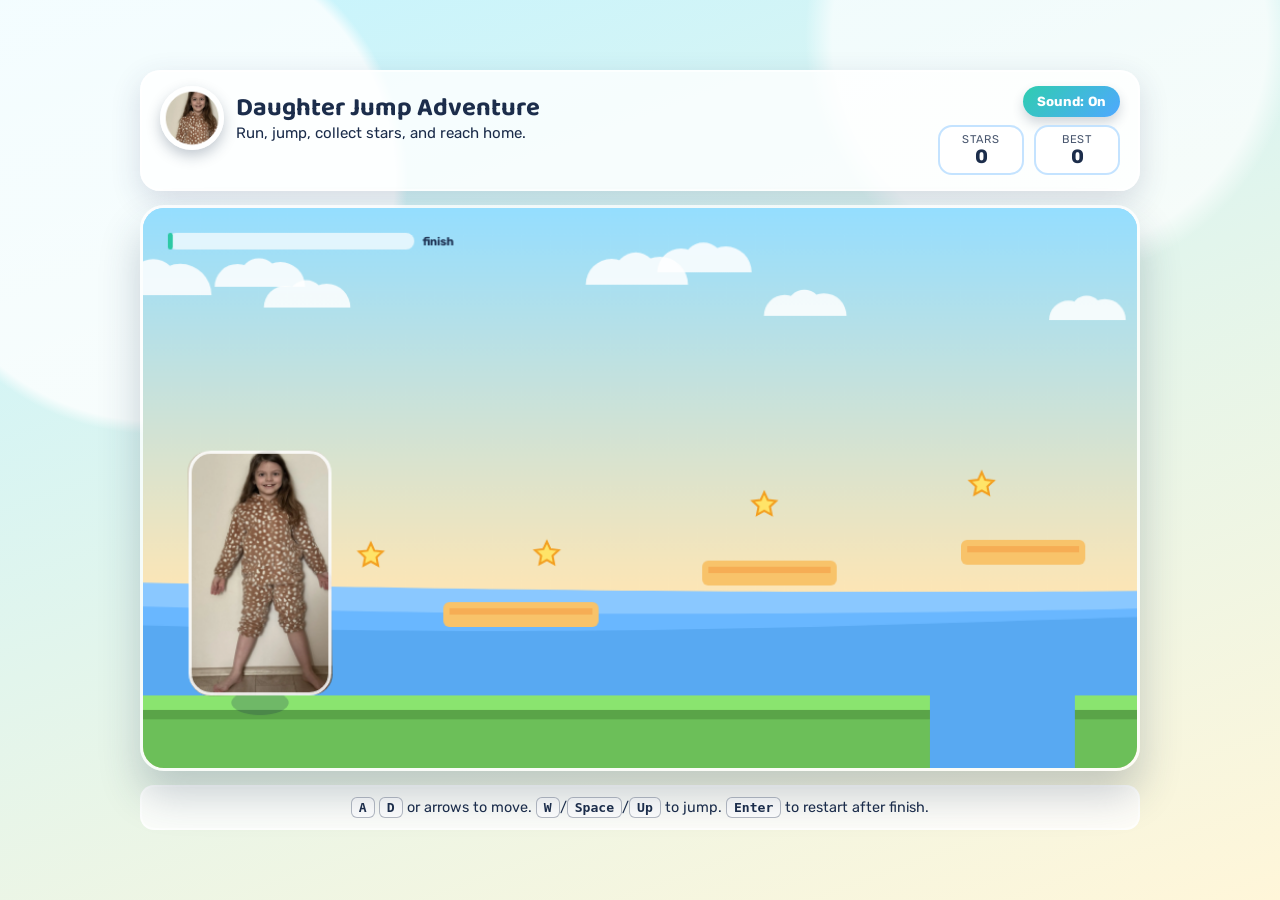
<file: daughter-jump-game/index.html>
<!doctype html>
<html lang="en">
  <head>
    <meta charset="UTF-8" />
    <meta name="viewport" content="width=device-width, initial-scale=1.0" />
    <title>Daughter Jump Adventure</title>
    <link rel="stylesheet" href="./style.css" />
  </head>
  <body>
    <main class="game-shell">
      <header class="top-bar">
        <div class="identity">
          <img
            id="character-icon"
            src="./assets/daughter-icon.png"
            alt="Character icon"
            width="64"
            height="64"
          />
          <div>
            <h1>Daughter Jump Adventure</h1>
            <p>Run, jump, collect stars, and reach home.</p>
          </div>
        </div>
        <div class="top-controls">
          <button id="sound-toggle" type="button" aria-pressed="false">
            Sound: On
          </button>
          <div class="stats">
            <div class="pill">
              <span>Stars</span>
              <strong id="stars-count">0</strong>
            </div>
            <div class="pill">
              <span>Best</span>
              <strong id="best-count">0</strong>
            </div>
          </div>
        </div>
      </header>

      <section class="playfield">
        <canvas
          id="game-canvas"
          width="960"
          height="540"
          aria-label="Platform game"
        ></canvas>

        <div id="overlay" class="overlay hidden" role="status" aria-live="polite">
          <h2 id="overlay-title">Ready?</h2>
          <p id="overlay-text">Press Play to start.</p>
          <button id="restart-btn" type="button">Play Again</button>
        </div>
      </section>

      <footer class="controls">
        <p>
          <kbd>A</kbd> <kbd>D</kbd> or arrows to move.
          <kbd>W</kbd>/<kbd>Space</kbd>/<kbd>Up</kbd> to jump.
          <kbd>Enter</kbd> to restart after finish.
        </p>
      </footer>
    </main>

    <script src="./game.js"></script>
  </body>
</html>
</file>
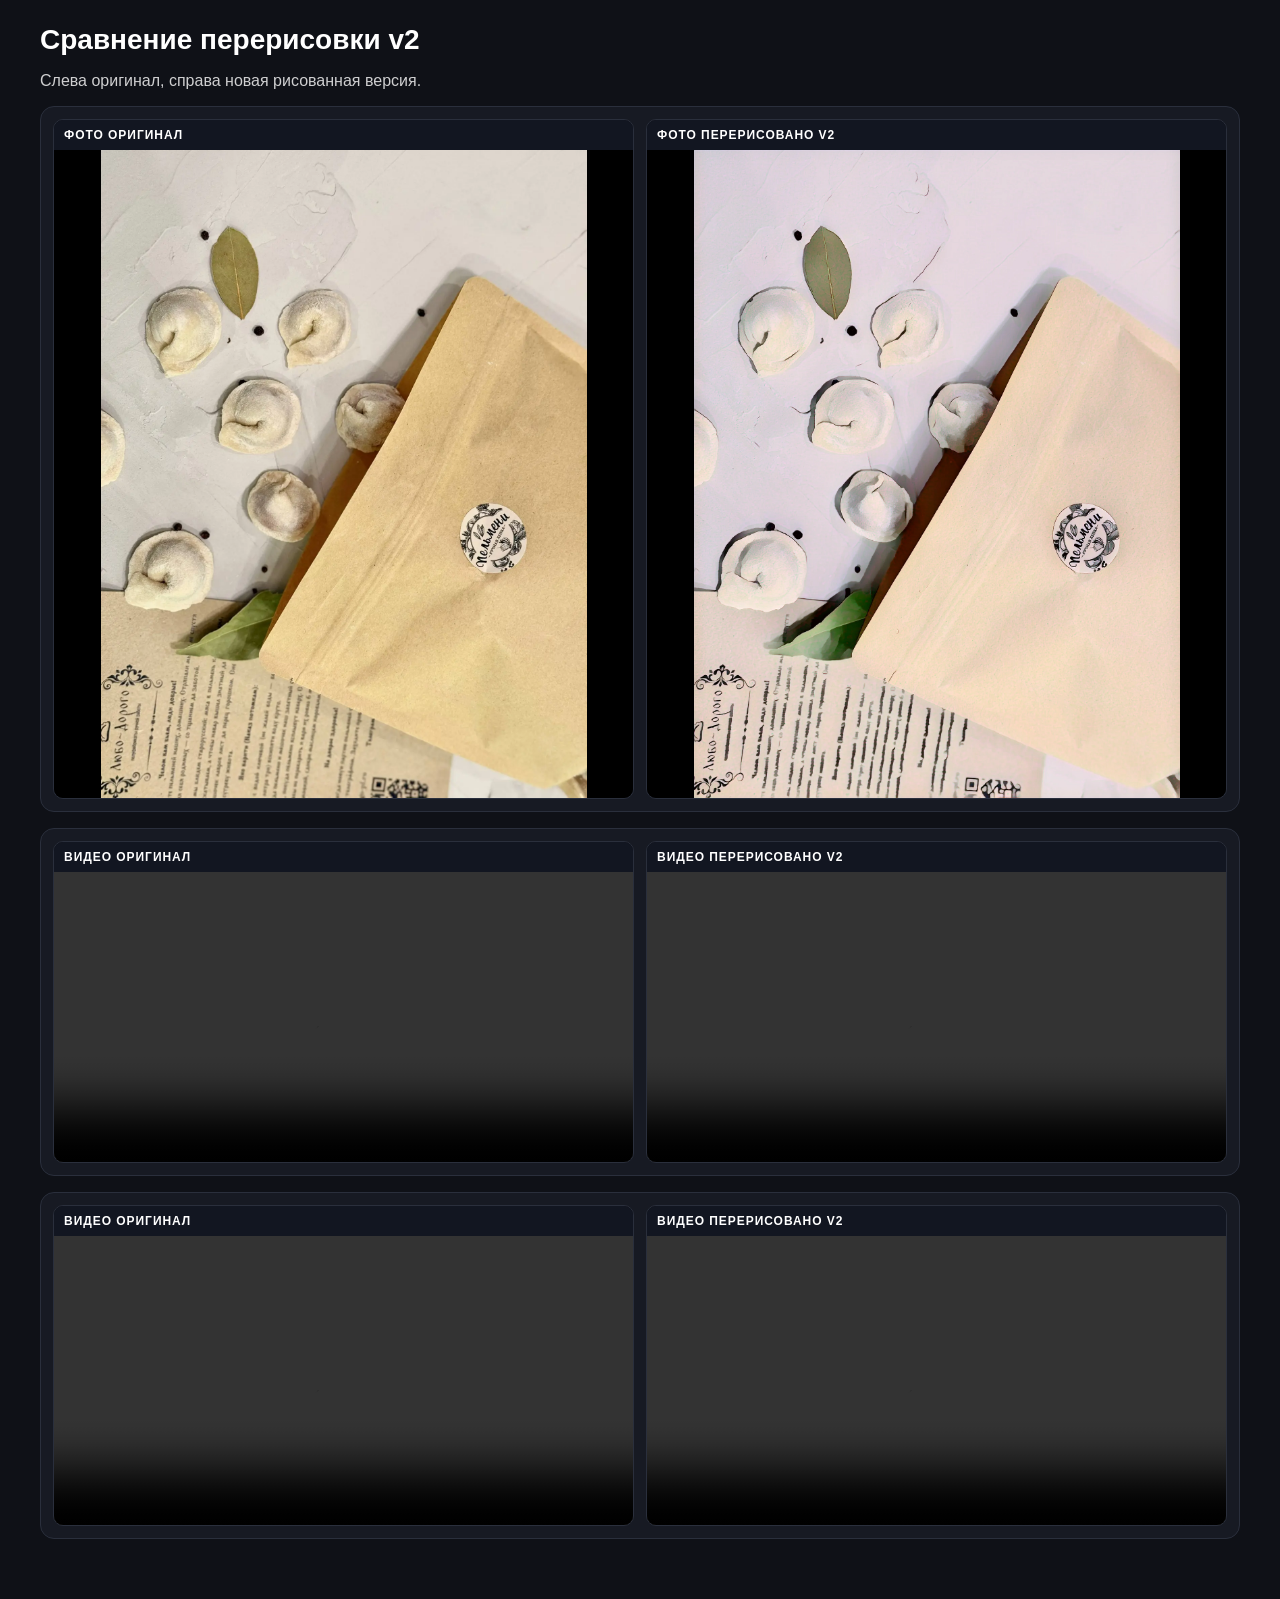
<file: drawn-v2-preview.html>
<!doctype html>
<html lang="ru">
<head>
  <meta charset="UTF-8" />
  <meta name="viewport" content="width=device-width, initial-scale=1.0" />
  <title>Сравнение: оригинал vs перерисовка v2</title>
  <style>
    body{margin:0;font-family:Manrope,Segoe UI,sans-serif;background:#0f1117;color:#fff}
    .wrap{width:min(1200px,calc(100% - 32px));margin:24px auto 60px}
    h1{font-size:28px;margin:0 0 8px}
    p{opacity:.8}
    .grid{display:grid;gap:16px}
    .pair{display:grid;grid-template-columns:1fr 1fr;gap:12px;background:#171a23;border:1px solid #2a2f3c;border-radius:14px;padding:12px}
    .card{background:#0f1117;border:1px solid #2a2f3c;border-radius:10px;overflow:hidden}
    .card h3{margin:0;padding:8px 10px;font-size:12px;letter-spacing:.08em;text-transform:uppercase;background:#121621}
    img,video{display:block;width:100%;height:auto;max-height:72vh;object-fit:contain;background:#000}
    @media (max-width:900px){.pair{grid-template-columns:1fr}}
  </style>
</head>
<body>
  <div class="wrap">
    <h1>Сравнение перерисовки v2</h1>
    <p>Слева оригинал, справа новая рисованная версия.</p>

    <div class="grid">
      <section class="pair">
        <div class="card"><h3>Фото оригинал</h3><img src="./assets/client/photo-2.webp" alt="orig" /></div>
        <div class="card"><h3>Фото перерисовано v2</h3><img src="./assets/client-drawn-v2/photo-2-drawn-v2.webp" alt="drawn" /></div>
      </section>

      <section class="pair">
        <div class="card"><h3>Видео оригинал</h3><video src="./assets/client/lepka.mp4" controls muted playsinline></video></div>
        <div class="card"><h3>Видео перерисовано v2</h3><video src="./assets/client-drawn-v2/lepka-drawn-v2.mp4" controls muted playsinline></video></div>
      </section>

      <section class="pair">
        <div class="card"><h3>Видео оригинал</h3><video src="./assets/client/upakovka.mp4" controls muted playsinline></video></div>
        <div class="card"><h3>Видео перерисовано v2</h3><video src="./assets/client-drawn-v2/upakovka-drawn-v2.mp4" controls muted playsinline></video></div>
      </section>
    </div>
  </div>
</body>
</html>
</file>
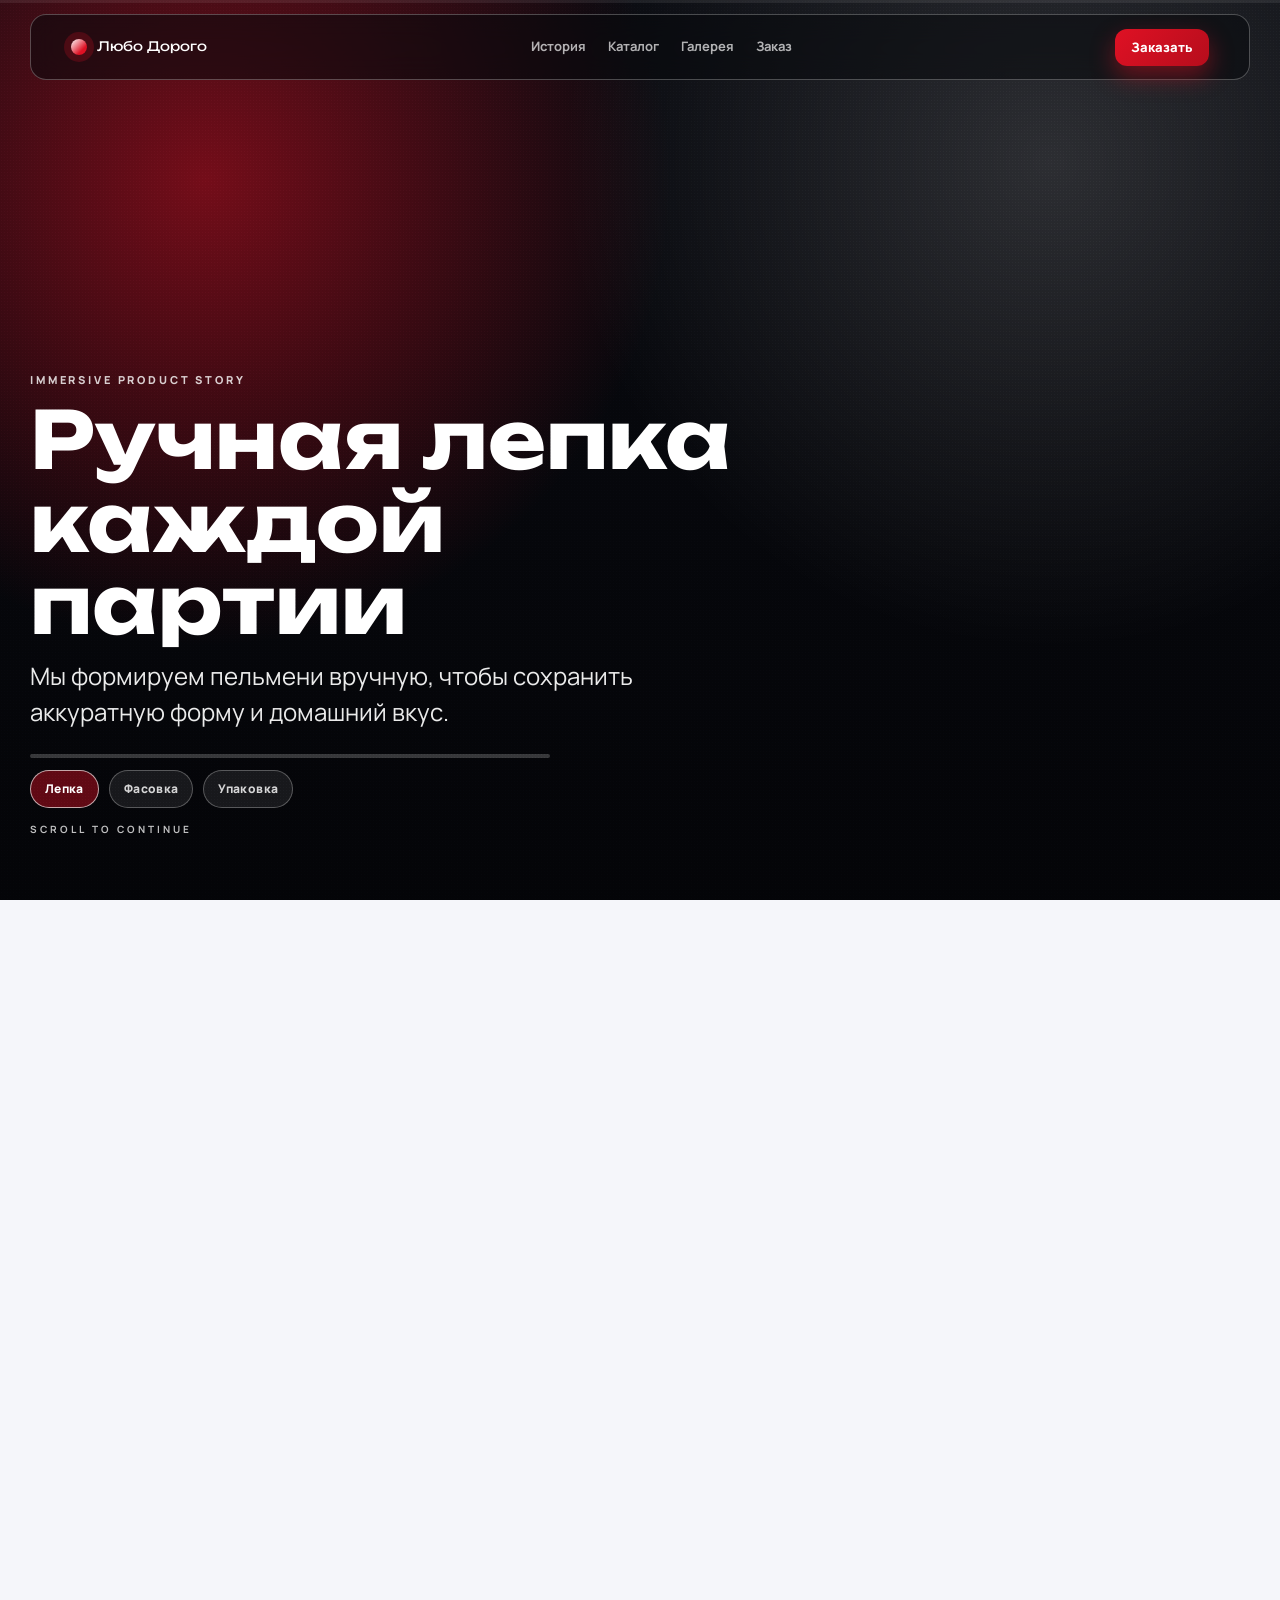
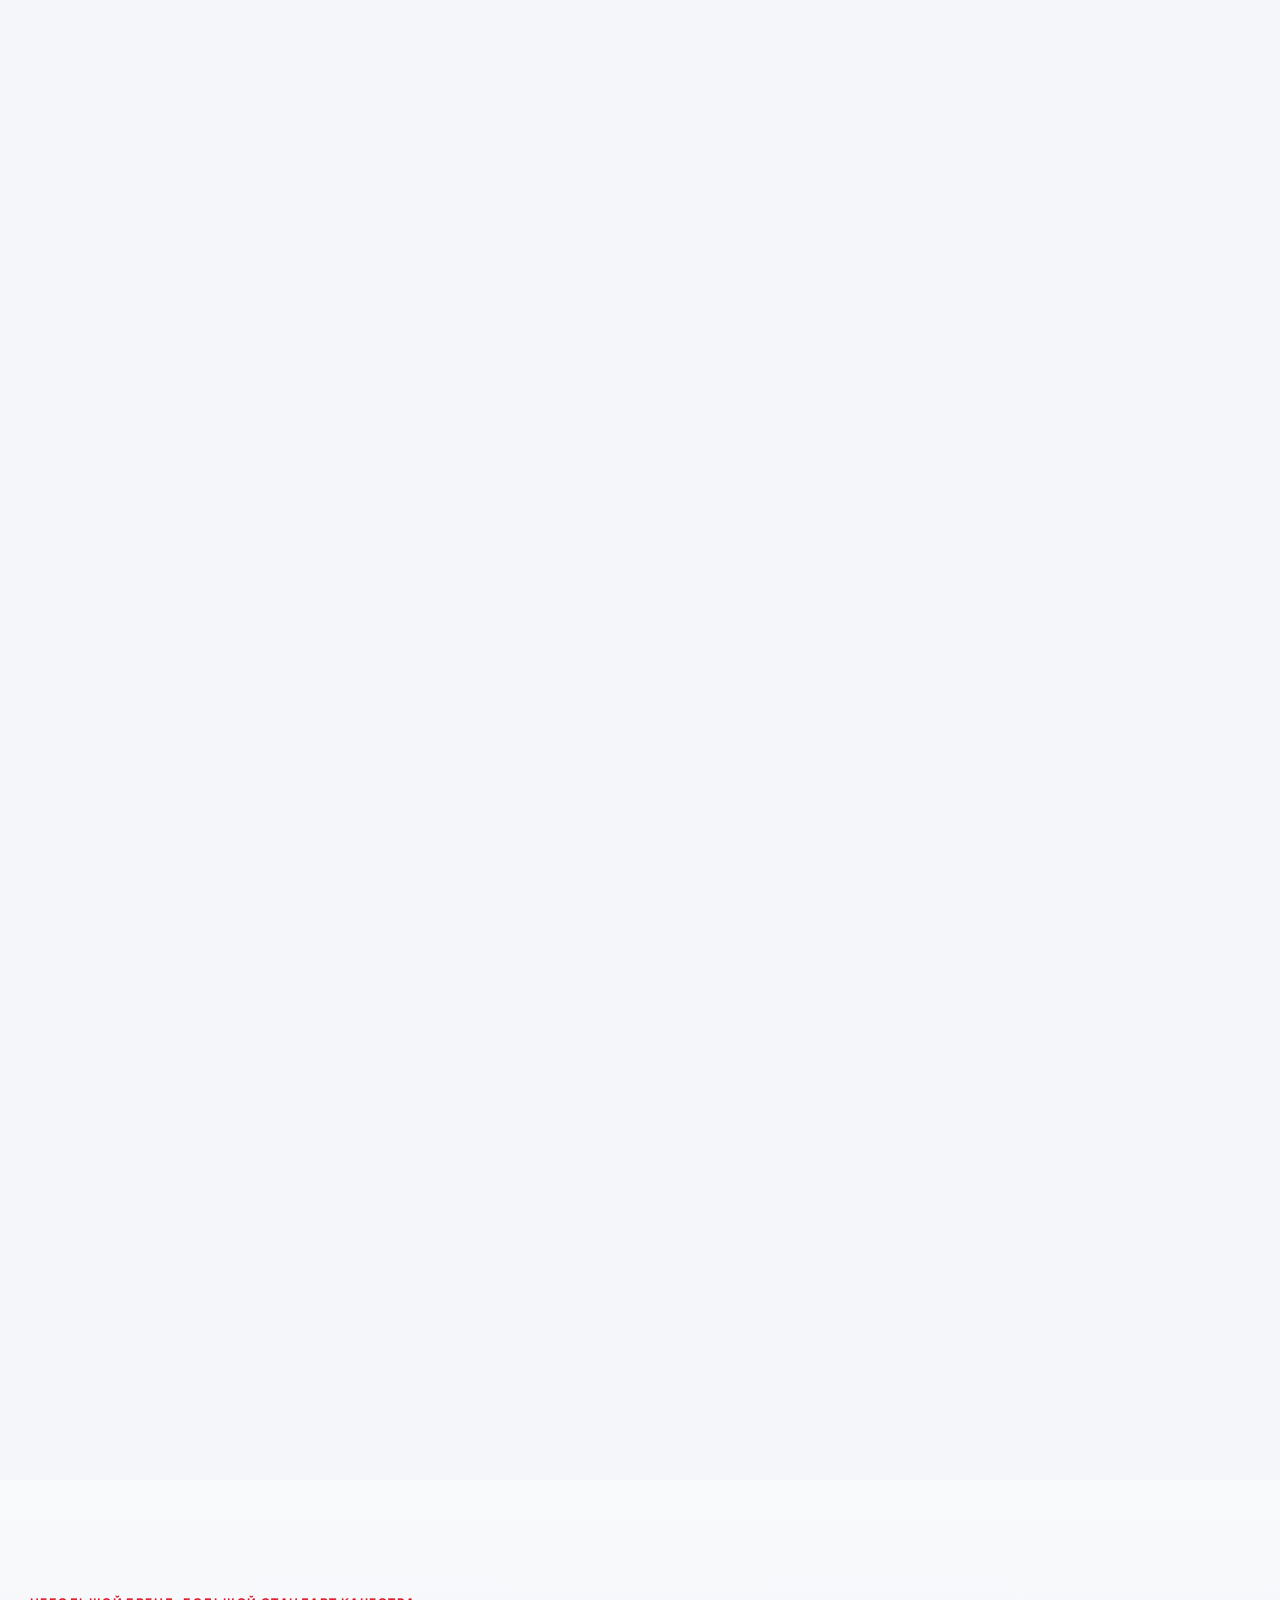
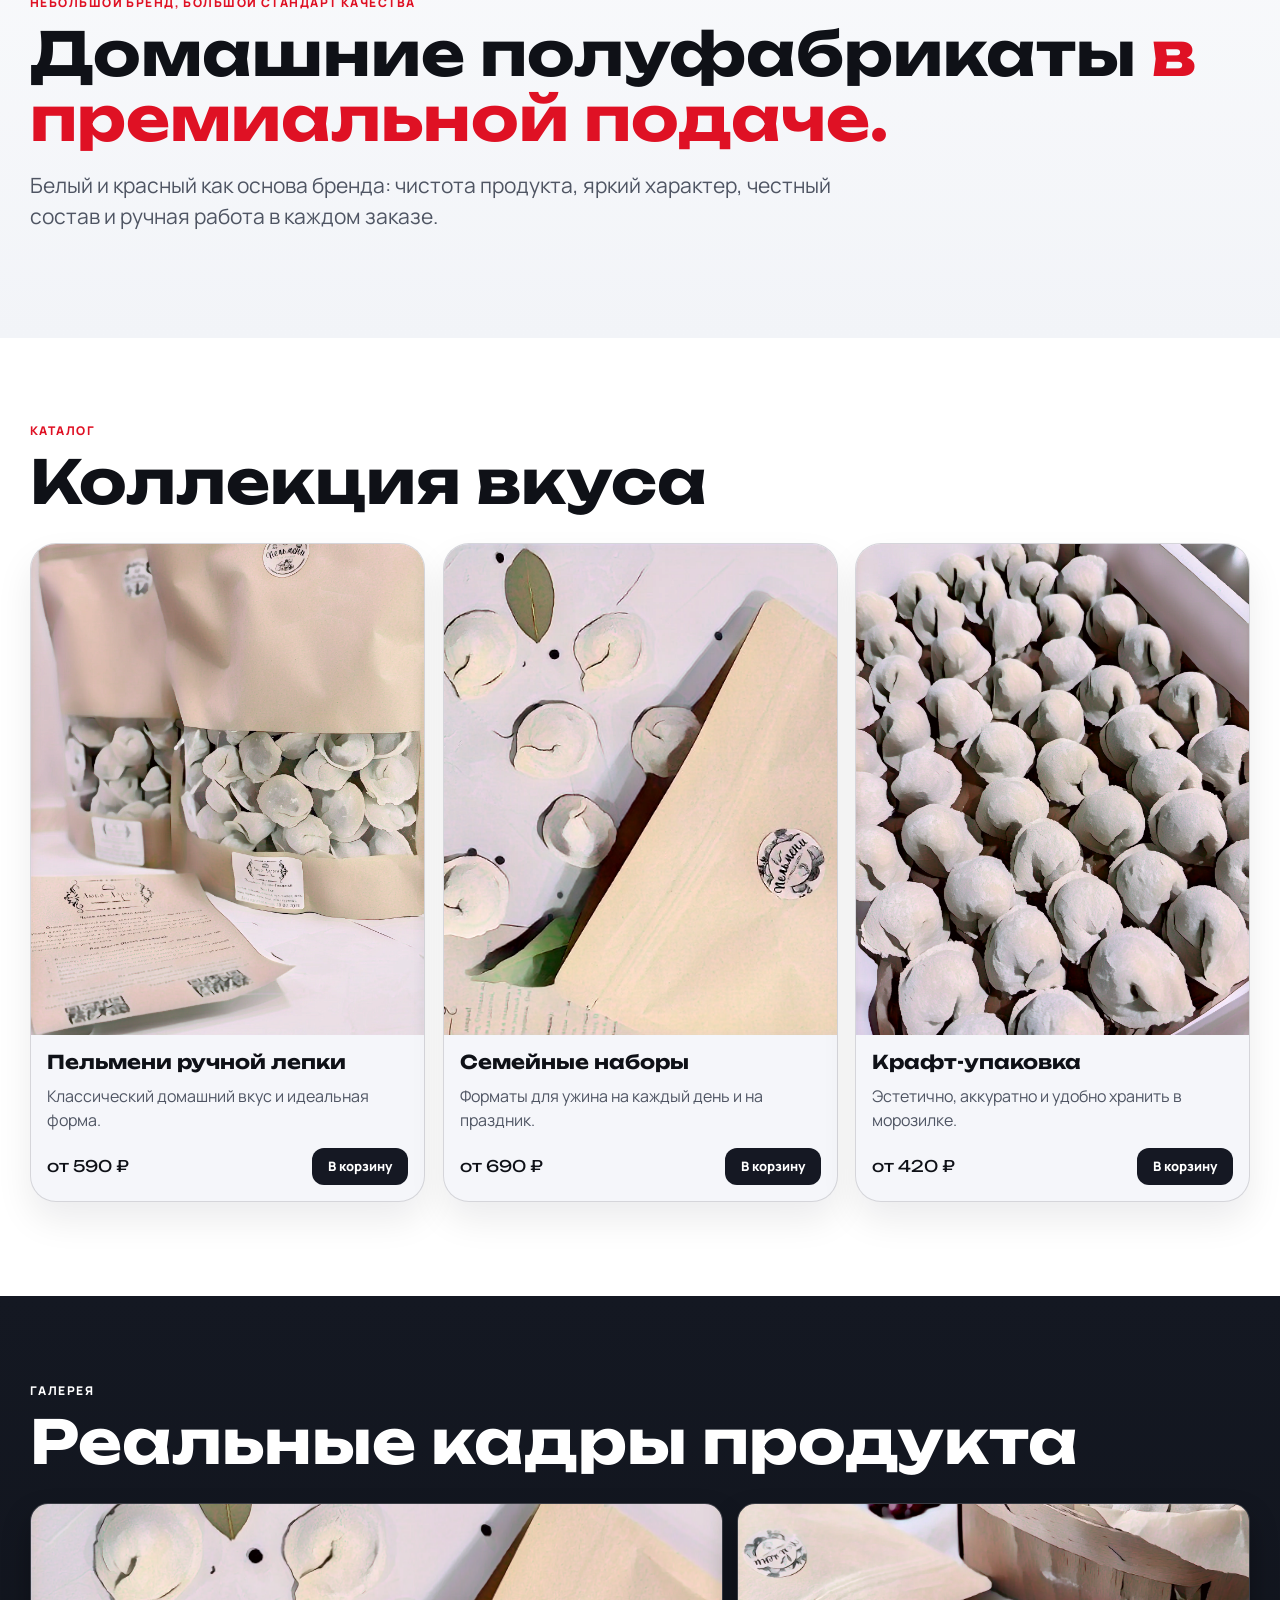
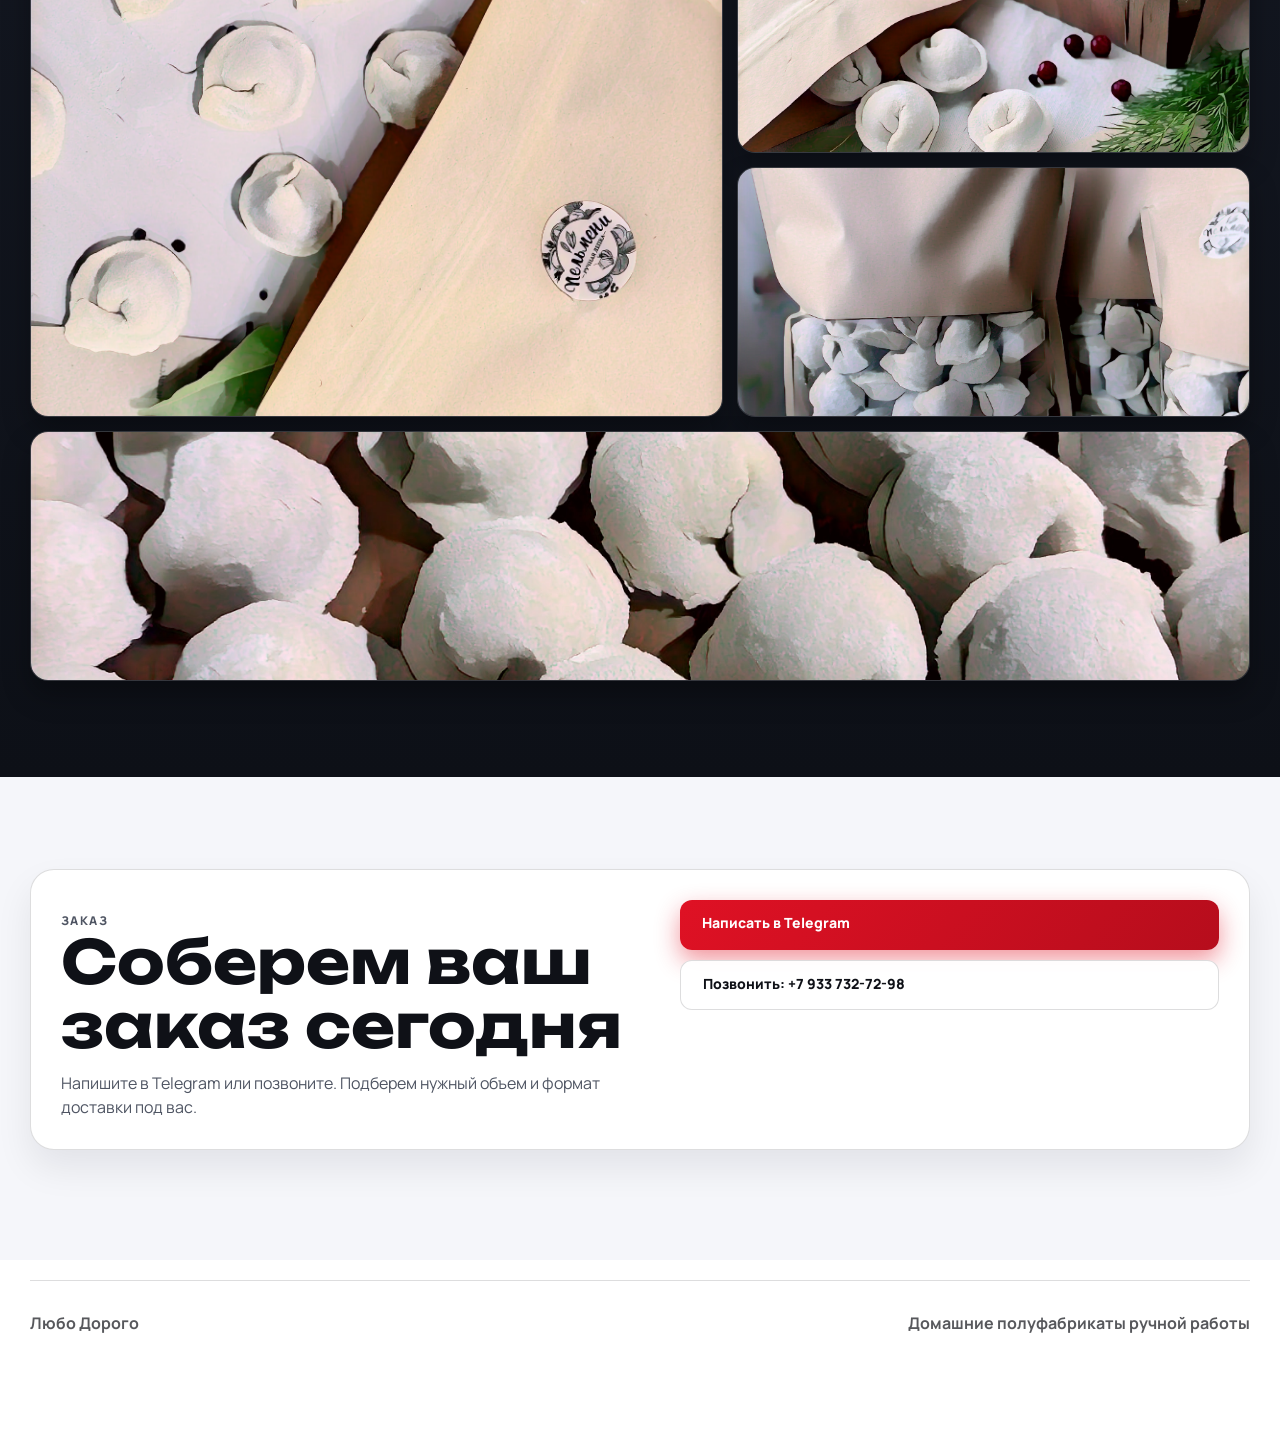
<file: redesign-preview.html>
<!doctype html>
<html lang="ru">
  <head>
    <meta charset="UTF-8" />
    <meta name="viewport" content="width=device-width, initial-scale=1.0" />
    <title>Любо Дорого — Premium Campaign</title>
    <meta
      name="description"
      content="Премиальный иммерсивный сайт домашней продукции: ручная лепка, фасовка и доставка."
    />
    <link rel="preconnect" href="https://fonts.googleapis.com" />
    <link rel="preconnect" href="https://fonts.gstatic.com" crossorigin />
    <link
      href="https://fonts.googleapis.com/css2?family=Manrope:wght@400;500;700;800&family=Unbounded:wght@500;700;800&display=swap"
      rel="stylesheet"
    />
    <link rel="stylesheet" href="./redesign-preview.css" />
  </head>
  <body class="loading">
    <div class="preloader" id="preloader" aria-hidden="true">
      <p class="preloader-kicker">Premium Handmade Food</p>
      <p class="preloader-title">Любо Дорого</p>
      <div class="preloader-bar"><span id="preloaderBar"></span></div>
    </div>

    <div class="grain" aria-hidden="true"></div>
    <div class="scroll-meter" aria-hidden="true"><span id="scrollMeter"></span></div>

    <header class="topbar" id="topbar">
      <div class="container topbar-inner">
        <a class="brand" href="#top" aria-label="Любо Дорого">
          <span class="brand-dot" aria-hidden="true"></span>
          <span>Любо Дорого</span>
        </a>

        <nav class="topnav" aria-label="Разделы">
          <a href="#experience">История</a>
          <a href="#catalog">Каталог</a>
          <a href="#gallery">Галерея</a>
          <a href="#order">Заказ</a>
        </nav>

        <a class="btn btn-primary btn-magnetic" href="https://t.me/lyubo_dorogo_pf" target="_blank" rel="noreferrer noopener">Заказать</a>
      </div>
    </header>

    <main id="top">
      <section class="experience" id="experience">
        <div class="experience-track" id="experienceTrack">
          <div class="experience-sticky">
            <div class="media-stack" aria-hidden="true">
              <video id="mediaLepka" src="./assets/client-drawn-v2/lepka-drawn-v2.mp4" muted playsinline preload="auto"></video>
              <video id="mediaPack" src="./assets/client-drawn-v2/upakovka-drawn-v2.mp4" muted playsinline preload="auto"></video>
              <div class="photo-layer" id="photoLayer">
                <img id="photoA" src="./assets/client-drawn-v2/photo-1-drawn-v2.webp" alt="" />
                <img id="photoB" src="./assets/client-drawn-v2/photo-2-drawn-v2.webp" alt="" />
              </div>
            </div>

            <div class="experience-shade" aria-hidden="true"></div>

            <div class="experience-ui container">
              <p class="exp-kicker">Immersive Product Story</p>
              <h1 id="phaseTitle">Ручная лепка каждой партии</h1>
              <p class="exp-text" id="phaseText">
                Мы формируем пельмени вручную, чтобы сохранить аккуратную форму и домашний вкус.
              </p>

              <div class="phase-progress">
                <span id="phaseProgress"></span>
              </div>

              <div class="phase-pills" id="phasePills">
                <button class="phase-pill is-active" type="button" data-phase="0">Лепка</button>
                <button class="phase-pill" type="button" data-phase="1">Фасовка</button>
                <button class="phase-pill" type="button" data-phase="2">Упаковка</button>
              </div>

              <p class="exp-scroll">SCROLL TO CONTINUE</p>
            </div>
          </div>
        </div>
      </section>

      <section class="manifesto reveal">
        <div class="container manifesto-inner">
          <p class="kicker">Небольшой бренд, большой стандарт качества</p>
          <h2>
            Домашние полуфабрикаты
            <span>в премиальной подаче.</span>
          </h2>
          <p>
            Белый и красный как основа бренда: чистота продукта, яркий характер,
            честный состав и ручная работа в каждом заказе.
          </p>
        </div>
      </section>

      <section class="catalog reveal" id="catalog">
        <div class="container">
          <div class="section-head">
            <p class="kicker">Каталог</p>
            <h2>Коллекция вкуса</h2>
          </div>

          <div class="catalog-grid">
            <article class="catalog-card tilt-card" data-tilt>
              <img src="./assets/client-drawn-v2/photo-1-drawn-v2.webp" alt="Домашние пельмени" loading="lazy" />
              <div class="catalog-body">
                <h3>Пельмени ручной лепки</h3>
                <p>Классический домашний вкус и идеальная форма.</p>
                <div class="catalog-foot">
                  <span>от 590 ₽</span>
                  <button class="btn btn-dark btn-magnetic" type="button">В корзину</button>
                </div>
              </div>
            </article>

            <article class="catalog-card tilt-card" data-tilt>
              <img src="./assets/client-drawn-v2/photo-4-drawn-v2.webp" alt="Премиальная подача" loading="lazy" />
              <div class="catalog-body">
                <h3>Семейные наборы</h3>
                <p>Форматы для ужина на каждый день и на праздник.</p>
                <div class="catalog-foot">
                  <span>от 690 ₽</span>
                  <button class="btn btn-dark btn-magnetic" type="button">В корзину</button>
                </div>
              </div>
            </article>

            <article class="catalog-card tilt-card" data-tilt>
              <img src="./assets/client-drawn-v2/photo-6-drawn-v2.webp" alt="Крафт упаковка" loading="lazy" />
              <div class="catalog-body">
                <h3>Крафт-упаковка</h3>
                <p>Эстетично, аккуратно и удобно хранить в морозилке.</p>
                <div class="catalog-foot">
                  <span>от 420 ₽</span>
                  <button class="btn btn-dark btn-magnetic" type="button">В корзину</button>
                </div>
              </div>
            </article>
          </div>
        </div>
      </section>

      <section class="gallery reveal" id="gallery">
        <div class="container">
          <div class="section-head section-head-light">
            <p class="kicker">Галерея</p>
            <h2>Реальные кадры продукта</h2>
          </div>

          <div class="gallery-grid">
            <img class="gallery-item" src="./assets/client-drawn-v2/photo-2-drawn-v2.webp" alt="Пельмени в упаковке" loading="lazy" />
            <img class="gallery-item" src="./assets/client-drawn-v2/photo-3-drawn-v2.webp" alt="Упаковка и подача" loading="lazy" />
            <img class="gallery-item" src="./assets/client-drawn-v2/photo-5-drawn-v2.webp" alt="Подача пельменей" loading="lazy" />
            <img class="gallery-item" src="./assets/client-drawn-v2/photo-6-drawn-v2.webp" alt="Крафт пакеты с пельменями" loading="lazy" />
          </div>
        </div>
      </section>

      <section class="order reveal" id="order">
        <div class="container order-inner">
          <div>
            <p class="kicker">Заказ</p>
            <h2>Соберем ваш заказ сегодня</h2>
            <p>
              Напишите в Telegram или позвоните. Подберем нужный объем и формат
              доставки под вас.
            </p>
          </div>

          <div class="order-actions">
            <a class="btn btn-primary btn-lg btn-magnetic" href="https://t.me/lyubo_dorogo_pf" target="_blank" rel="noreferrer noopener">Написать в Telegram</a>
            <a class="btn btn-outline btn-lg btn-magnetic" href="tel:+79337327298">Позвонить: +7 933 732-72-98</a>
          </div>
        </div>
      </section>
    </main>

    <footer class="footer">
      <div class="container footer-inner">
        <p>Любо Дорого</p>
        <p>Домашние полуфабрикаты ручной работы</p>
      </div>
    </footer>

    <nav class="mobile-dock" aria-label="Быстрые действия">
      <a href="#catalog">Каталог</a>
      <a href="tel:+79337327298">Позвонить</a>
      <a href="https://t.me/lyubo_dorogo_pf" target="_blank" rel="noreferrer noopener">Заказать</a>
    </nav>

    <script src="./redesign-preview.js"></script>
  </body>
</html>
</file>
<file: daughter-jump-game/style.css>
@import url("https://fonts.googleapis.com/css2?family=Baloo+2:wght@500;700&family=Rubik:wght@400;600;700&display=swap");

:root {
  --bg-top: #c5f4ff;
  --bg-bottom: #fff6d9;
  --ink: #1c2d4b;
  --mint: #24c8a3;
  --peach: #ffad72;
  --sky: #65b5ff;
  --card: rgb(255 255 255 / 80%);
}

* {
  box-sizing: border-box;
}

body {
  margin: 0;
  min-height: 100vh;
  font-family: "Rubik", sans-serif;
  color: var(--ink);
  background:
    radial-gradient(circle at 12% 20%, rgb(255 255 255 / 80%) 0 18%, transparent 19%),
    radial-gradient(circle at 82% 4%, rgb(255 255 255 / 70%) 0 16%, transparent 18%),
    linear-gradient(160deg, var(--bg-top), var(--bg-bottom));
  display: grid;
  place-items: center;
  padding: 20px;
}

.game-shell {
  width: min(1000px, 100%);
  display: grid;
  gap: 14px;
}

.top-bar {
  display: flex;
  justify-content: space-between;
  align-items: flex-start;
  gap: 12px;
  background: var(--card);
  border: 2px solid rgb(255 255 255 / 65%);
  box-shadow: 0 10px 30px rgb(42 50 102 / 16%);
  border-radius: 20px;
  padding: 14px 18px;
}

.identity {
  display: flex;
  align-items: center;
  gap: 12px;
}

#character-icon {
  width: 64px;
  height: 64px;
  border-radius: 50%;
  object-fit: cover;
  border: 3px solid rgb(255 255 255 / 86%);
  box-shadow: 0 6px 14px rgb(28 45 75 / 26%);
}

h1 {
  margin: 0;
  font-family: "Baloo 2", cursive;
  font-size: clamp(1.35rem, 2vw, 1.8rem);
  line-height: 1;
}

.top-bar p {
  margin: 4px 0 0;
  font-size: 0.94rem;
}

.stats {
  display: flex;
  gap: 10px;
}

.top-controls {
  display: grid;
  justify-items: end;
  gap: 8px;
}

#sound-toggle {
  border: 0;
  border-radius: 999px;
  padding: 8px 14px;
  background: linear-gradient(135deg, #2fcdb0, #4fa8ff);
  color: white;
  font-family: "Rubik", sans-serif;
  font-weight: 700;
  letter-spacing: 0.01em;
  cursor: pointer;
  box-shadow: 0 6px 12px rgb(36 57 86 / 20%);
}

#sound-toggle:hover {
  filter: brightness(1.08);
}

#sound-toggle[aria-pressed="true"] {
  background: linear-gradient(135deg, #8f95a5, #7a859a);
}

.pill {
  min-width: 86px;
  background: rgb(255 255 255 / 88%);
  border: 2px solid rgb(101 181 255 / 38%);
  border-radius: 14px;
  padding: 6px 10px;
  text-align: center;
}

.pill span {
  display: block;
  font-size: 0.7rem;
  opacity: 0.8;
  text-transform: uppercase;
  letter-spacing: 0.08em;
}

.pill strong {
  display: block;
  font-size: 1.2rem;
  line-height: 1.1;
}

.playfield {
  position: relative;
  border-radius: 24px;
  overflow: hidden;
  border: 3px solid rgb(255 255 255 / 72%);
  box-shadow: 0 24px 42px rgb(36 57 86 / 24%);
}

#game-canvas {
  width: 100%;
  height: auto;
  display: block;
  background: linear-gradient(#98dcff, #f6e3ba);
}

.overlay {
  position: absolute;
  inset: 0;
  display: grid;
  place-content: center;
  justify-items: center;
  gap: 10px;
  background: rgb(23 37 69 / 60%);
  text-align: center;
  color: white;
  padding: 20px;
}

.overlay.hidden {
  display: none;
}

.overlay h2 {
  margin: 0;
  font-family: "Baloo 2", cursive;
  font-size: clamp(1.5rem, 3vw, 2.25rem);
}

.overlay p {
  margin: 0;
  max-width: 38ch;
}

#restart-btn {
  border: 0;
  border-radius: 999px;
  padding: 10px 22px;
  background: linear-gradient(135deg, var(--mint), #2db7f5);
  color: white;
  font-family: "Rubik", sans-serif;
  font-weight: 700;
  font-size: 1rem;
  cursor: pointer;
}

#restart-btn:hover {
  filter: brightness(1.08);
}

.controls {
  text-align: center;
  background: var(--card);
  border-radius: 14px;
  padding: 10px 12px;
  border: 2px solid rgb(255 255 255 / 70%);
}

.controls p {
  margin: 0;
  font-size: 0.9rem;
}

kbd {
  display: inline-flex;
  align-items: center;
  justify-content: center;
  min-width: 1.5rem;
  padding: 2px 7px;
  border-radius: 6px;
  border: 1px solid rgb(28 45 75 / 32%);
  background: white;
  font-size: 0.82rem;
  font-weight: 700;
}

@media (max-width: 760px) {
  body {
    padding: 12px;
  }

  .top-bar {
    flex-direction: column;
    align-items: stretch;
  }

  .stats {
    justify-content: flex-start;
  }

  .top-controls {
    justify-items: start;
  }
}
</file>
<file: redesign-preview.css>
:root {
  --red: #df1124;
  --red-deep: #b60d1c;
  --white: #ffffff;
  --paper: #f5f6fa;
  --ink: #0f1117;
  --ink-soft: #4f5563;
  --line: rgba(15, 17, 23, 0.14);
  --shadow-soft: 0 18px 36px rgba(15, 17, 23, 0.08);
  --shadow-strong: 0 26px 54px rgba(15, 17, 23, 0.2);
  --container: min(1220px, calc(100% - 52px));
  --radius-lg: 26px;
  --radius-md: 16px;
  --dur: 260ms;
}

* {
  box-sizing: border-box;
}

html {
  scroll-behavior: smooth;
}

body {
  margin: 0;
  min-height: 100vh;
  color: var(--ink);
  background: var(--paper);
  font-family: "Manrope", "Segoe UI", sans-serif;
  line-height: 1.5;
}

body.loading {
  overflow: hidden;
}

a {
  color: inherit;
  text-decoration: none;
}

img,
video {
  display: block;
  max-width: 100%;
}

.container {
  width: var(--container);
  margin: 0 auto;
}

.preloader {
  position: fixed;
  inset: 0;
  z-index: 260;
  display: grid;
  place-content: center;
  gap: 10px;
  text-align: center;
  color: var(--white);
  background: radial-gradient(circle at 50% 28%, #2c0c11 0%, #12070a 64%);
  transition: opacity 640ms ease, visibility 640ms ease;
}

.preloader.is-hidden {
  opacity: 0;
  visibility: hidden;
}

.preloader-kicker {
  margin: 0;
  font-size: 11px;
  letter-spacing: 0.22em;
  text-transform: uppercase;
  opacity: 0.72;
  font-weight: 700;
}

.preloader-title {
  margin: 0;
  font-family: "Unbounded", sans-serif;
  font-size: clamp(30px, 6vw, 66px);
  line-height: 1.05;
}

.preloader-bar {
  width: min(420px, 76vw);
  height: 4px;
  border-radius: 999px;
  background: rgba(255, 255, 255, 0.2);
  overflow: hidden;
}

.preloader-bar span {
  display: block;
  width: 0%;
  height: 100%;
  border-radius: inherit;
  background: linear-gradient(90deg, #fff 0%, #df1124 45%, #fff 100%);
}

.grain {
  pointer-events: none;
  position: fixed;
  inset: 0;
  z-index: 120;
  mix-blend-mode: soft-light;
  opacity: 0.32;
  background-image: radial-gradient(rgba(255, 255, 255, 0.35) 0.8px, transparent 1px);
  background-size: 3px 3px;
}

.scroll-meter {
  position: fixed;
  inset: 0 auto auto 0;
  width: 100%;
  height: 3px;
  z-index: 180;
  background: rgba(255, 255, 255, 0.08);
}

.scroll-meter span {
  display: block;
  width: 100%;
  height: 100%;
  transform-origin: left center;
  transform: scaleX(0);
  background: linear-gradient(90deg, #fff 0%, #df1124 55%, #ff8d98 100%);
}

.topbar {
  position: fixed;
  top: 14px;
  left: 50%;
  transform: translateX(-50%);
  z-index: 170;
  width: var(--container);
  border: 1px solid rgba(255, 255, 255, 0.26);
  border-radius: 16px;
  background: rgba(8, 9, 14, 0.56);
  backdrop-filter: blur(14px);
  -webkit-backdrop-filter: blur(14px);
  transition: box-shadow var(--dur) ease, transform var(--dur) ease;
}

.topbar.scrolled {
  box-shadow: 0 14px 32px rgba(5, 6, 10, 0.34);
  transform: translateX(-50%) translateY(-1px);
}

.topbar-inner {
  min-height: 64px;
  display: flex;
  align-items: center;
  justify-content: space-between;
  gap: 18px;
  padding: 8px 14px;
}

.brand {
  display: inline-flex;
  align-items: center;
  gap: 10px;
  color: var(--white);
  font-family: "Unbounded", sans-serif;
  font-size: 13px;
  letter-spacing: 0.01em;
}

.brand-dot {
  width: 16px;
  height: 16px;
  border-radius: 50%;
  background: linear-gradient(135deg, #fff 0%, #df1124 70%);
  box-shadow: 0 0 0 7px rgba(223, 17, 36, 0.22);
}

.topnav {
  display: flex;
  gap: 22px;
  color: rgba(255, 255, 255, 0.86);
  font-size: 13px;
  font-weight: 700;
}

.topnav a {
  position: relative;
  opacity: 0.8;
  transition: opacity var(--dur) ease;
}

.topnav a::after {
  content: "";
  position: absolute;
  left: 0;
  right: 0;
  bottom: -5px;
  height: 2px;
  border-radius: 999px;
  transform: scaleX(0);
  transform-origin: left;
  background: linear-gradient(90deg, #fff 0%, #df1124 100%);
  transition: transform var(--dur) ease;
}

.topnav a:hover,
.topnav a:focus-visible {
  opacity: 1;
}

.topnav a:hover::after,
.topnav a:focus-visible::after {
  transform: scaleX(1);
}

.btn {
  border: 0;
  border-radius: 12px;
  padding: 12px 16px;
  font: inherit;
  font-weight: 800;
  font-size: 13px;
  line-height: 1;
  cursor: pointer;
  transition: transform var(--dur) ease, box-shadow var(--dur) ease, background-color var(--dur) ease, color var(--dur) ease;
}

.btn:hover {
  transform: translateY(-2px);
}

.btn:active {
  transform: scale(0.98);
}

.btn-primary {
  color: var(--white);
  background: linear-gradient(130deg, var(--red), var(--red-deep));
  box-shadow: 0 10px 24px rgba(223, 17, 36, 0.45);
}

.btn-dark {
  color: var(--white);
  background: #151823;
}

.btn-outline {
  color: var(--ink);
  border: 1px solid var(--line);
  background: rgba(255, 255, 255, 0.95);
}

.btn-lg {
  min-height: 50px;
  padding: 16px 22px;
  font-size: 14px;
}

.experience-track {
  height: 520vh;
}

.experience-sticky {
  position: sticky;
  top: 0;
  height: 100vh;
  overflow: hidden;
  background: #090b11;
}

.media-stack,
.media-stack video,
.photo-layer,
.photo-layer img,
.experience-shade {
  position: absolute;
  inset: 0;
}

.media-stack video,
.photo-layer img {
  width: 100%;
  height: 100%;
  object-fit: cover;
}

#mediaLepka,
#mediaPack,
.photo-layer {
  opacity: 0;
  transition: opacity 180ms linear;
}

.photo-layer img {
  opacity: 0;
  transition: opacity 200ms linear;
}

.experience-shade {
  z-index: 2;
  background:
    radial-gradient(circle at 16% 20%, rgba(223, 17, 36, 0.5), transparent 36%),
    radial-gradient(circle at 82% 18%, rgba(255, 255, 255, 0.15), transparent 38%),
    linear-gradient(180deg, rgba(2, 2, 4, 0.1) 0%, rgba(2, 2, 4, 0.7) 100%);
}

.experience-ui {
  position: relative;
  z-index: 3;
  height: 100%;
  display: flex;
  flex-direction: column;
  justify-content: flex-end;
  color: var(--white);
  padding-bottom: clamp(28px, 7vh, 74px);
}

.exp-kicker {
  margin: 0;
  font-size: 11px;
  letter-spacing: 0.26em;
  text-transform: uppercase;
  opacity: 0.8;
  font-weight: 800;
}

.experience-ui h1 {
  margin: 10px 0 12px;
  font-family: "Unbounded", sans-serif;
  font-size: clamp(34px, 6.2vw, 90px);
  line-height: 1.04;
  max-width: 10.5ch;
  text-wrap: balance;
}

.exp-text {
  margin: 0;
  max-width: min(650px, 94vw);
  font-size: clamp(16px, 2vw, 24px);
  color: rgba(255, 255, 255, 0.92);
}

.phase-progress {
  margin-top: 24px;
  width: min(520px, 94vw);
  height: 4px;
  border-radius: 999px;
  background: rgba(255, 255, 255, 0.2);
  overflow: hidden;
}

.phase-progress span {
  display: block;
  width: 0%;
  height: 100%;
  border-radius: inherit;
  background: linear-gradient(90deg, #ffffff 0%, #df1124 55%, #ffffff 100%);
}

.phase-pills {
  margin-top: 12px;
  display: flex;
  flex-wrap: wrap;
  gap: 10px;
}

.phase-pill {
  border: 1px solid rgba(255, 255, 255, 0.28);
  background: rgba(255, 255, 255, 0.08);
  color: rgba(255, 255, 255, 0.82);
  border-radius: 999px;
  padding: 9px 14px;
  font: inherit;
  font-size: 12px;
  font-weight: 800;
  letter-spacing: 0.03em;
  transition: transform var(--dur) ease, background-color var(--dur) ease, color var(--dur) ease, border-color var(--dur) ease;
}

.phase-pill.is-active {
  color: var(--white);
  border-color: rgba(255, 255, 255, 0.64);
  background: rgba(223, 17, 36, 0.42);
}

.exp-scroll {
  margin: 14px 0 0;
  font-size: 10px;
  font-weight: 700;
  letter-spacing: 0.3em;
  text-transform: uppercase;
  opacity: 0.74;
}

.manifesto,
.catalog,
.gallery,
.order {
  position: relative;
  z-index: 1;
}

.manifesto {
  padding: 114px 0 84px;
  background: linear-gradient(180deg, #f9fafc 0%, #f2f4f8 100%);
}

.kicker {
  margin: 0 0 10px;
  text-transform: uppercase;
  letter-spacing: 0.12em;
  font-size: 12px;
  color: var(--red);
  font-weight: 800;
}

.manifesto h2,
.section-head h2,
.order h2 {
  margin: 0;
  font-family: "Unbounded", sans-serif;
  font-size: clamp(30px, 4.7vw, 62px);
  line-height: 1.08;
}

.manifesto h2 span {
  color: var(--red);
}

.manifesto p:last-child {
  margin-top: 18px;
  max-width: 66ch;
  font-size: clamp(16px, 2vw, 21px);
  color: var(--ink-soft);
}

.catalog {
  padding: 84px 0 94px;
  background: var(--white);
}

.section-head {
  margin-bottom: 28px;
}

.catalog-grid {
  display: grid;
  grid-template-columns: repeat(3, minmax(0, 1fr));
  gap: 18px;
}

.catalog-card {
  background: var(--paper);
  border: 1px solid var(--line);
  border-radius: var(--radius-lg);
  overflow: hidden;
  box-shadow: var(--shadow-soft);
  transform: perspective(960px) rotateX(var(--tilt-x, 0deg)) rotateY(var(--tilt-y, 0deg));
  transition: transform 320ms ease, box-shadow 320ms ease;
}

.catalog-card:hover {
  box-shadow: var(--shadow-strong);
}

.catalog-card img {
  width: 100%;
  aspect-ratio: 4 / 5;
  object-fit: cover;
}

.catalog-body {
  padding: 16px;
}

.catalog-body h3 {
  margin: 0;
  font-family: "Unbounded", sans-serif;
  font-size: 19px;
  line-height: 1.2;
}

.catalog-body p {
  margin: 10px 0 0;
  color: var(--ink-soft);
}

.catalog-foot {
  margin-top: 16px;
  display: flex;
  justify-content: space-between;
  align-items: center;
  gap: 10px;
}

.catalog-foot span {
  font-family: "Unbounded", sans-serif;
  font-size: 16px;
}

.gallery {
  padding: 86px 0 96px;
  background: linear-gradient(180deg, #141822 0%, #0d1017 100%);
}

.section-head-light .kicker,
.section-head-light h2 {
  color: var(--white);
}

.gallery-grid {
  display: grid;
  grid-template-columns: 1.15fr 0.85fr;
  grid-auto-rows: 250px;
  gap: 14px;
}

.gallery-item {
  width: 100%;
  height: 100%;
  border-radius: 18px;
  object-fit: cover;
  border: 1px solid rgba(255, 255, 255, 0.16);
  box-shadow: 0 14px 28px rgba(0, 0, 0, 0.3);
}

.gallery-item:nth-child(1) {
  grid-row: span 2;
}

.gallery-item:nth-child(4) {
  grid-column: 1 / -1;
  grid-row: span 1;
}

.order {
  padding: 92px 0 110px;
  background: var(--paper);
}

.order-inner {
  display: grid;
  grid-template-columns: 1.05fr 0.95fr;
  gap: 24px;
  align-items: start;
  padding: 30px;
  border-radius: 24px;
  border: 1px solid var(--line);
  background: var(--white);
  box-shadow: var(--shadow-soft);
}

.order-inner p {
  margin: 12px 0 0;
  color: var(--ink-soft);
  max-width: 56ch;
}

.order-actions {
  display: grid;
  gap: 10px;
}

.footer {
  padding: 20px 0 100px;
  background: #ffffff;
}

.footer-inner {
  border-top: 1px solid var(--line);
  display: flex;
  justify-content: space-between;
  gap: 12px;
  color: rgba(15, 17, 23, 0.7);
  font-weight: 700;
  padding-top: 14px;
}

.mobile-dock {
  position: fixed;
  left: 50%;
  bottom: 14px;
  transform: translateX(-50%);
  z-index: 200;
  width: min(96vw, 460px);
  display: none;
  grid-template-columns: repeat(3, minmax(0, 1fr));
  gap: 8px;
  padding: 8px;
  border-radius: 16px;
  border: 1px solid var(--line);
  background: rgba(255, 255, 255, 0.92);
  backdrop-filter: blur(10px);
  -webkit-backdrop-filter: blur(10px);
  box-shadow: 0 14px 26px rgba(15, 17, 23, 0.16);
}

.mobile-dock a {
  border-radius: 11px;
  border: 1px solid var(--line);
  text-align: center;
  padding: 11px 8px;
  font-size: 13px;
  font-weight: 800;
  background: #fff;
}

.mobile-dock a:last-child {
  color: var(--white);
  border-color: transparent;
  background: linear-gradient(130deg, var(--red), var(--red-deep));
}

.reveal {
  opacity: 0;
  transform: translateY(28px);
  transition: opacity 620ms ease, transform 620ms ease;
}

.reveal.in-view {
  opacity: 1;
  transform: translateY(0);
}

@media (max-width: 1100px) {
  .topbar {
    width: calc(100% - 28px);
  }

  .topnav {
    display: none;
  }

  .catalog-grid,
  .order-inner {
    grid-template-columns: 1fr;
  }

  .gallery-grid {
    grid-template-columns: 1fr;
    grid-auto-rows: 220px;
  }

  .gallery-item:nth-child(1),
  .gallery-item:nth-child(4) {
    grid-row: auto;
    grid-column: auto;
  }
}

@media (max-width: 760px) {
  :root {
    --container: calc(100% - 28px);
  }

  .topbar {
    top: 8px;
  }

  .topbar-inner {
    min-height: 58px;
    padding: 8px 10px;
  }

  .brand {
    font-size: 12px;
  }

  .topbar .btn {
    padding: 10px 12px;
    font-size: 12px;
  }

  .experience-track {
    height: 450vh;
  }

  .experience-ui h1 {
    max-width: 12ch;
  }

  .phase-pills {
    gap: 8px;
  }

  .phase-pill {
    font-size: 11px;
    padding: 8px 11px;
  }

  .catalog,
  .gallery,
  .order,
  .manifesto {
    padding-top: 74px;
    padding-bottom: 78px;
  }

  .order-inner {
    padding: 18px;
  }

  .footer {
    padding-bottom: 106px;
  }

  .footer-inner {
    flex-direction: column;
  }

  .mobile-dock {
    display: grid;
  }
}

@media (prefers-reduced-motion: reduce) {
  *,
  *::before,
  *::after {
    animation: none !important;
    transition-duration: 1ms !important;
  }

  .preloader {
    display: none;
  }
}
</file>
